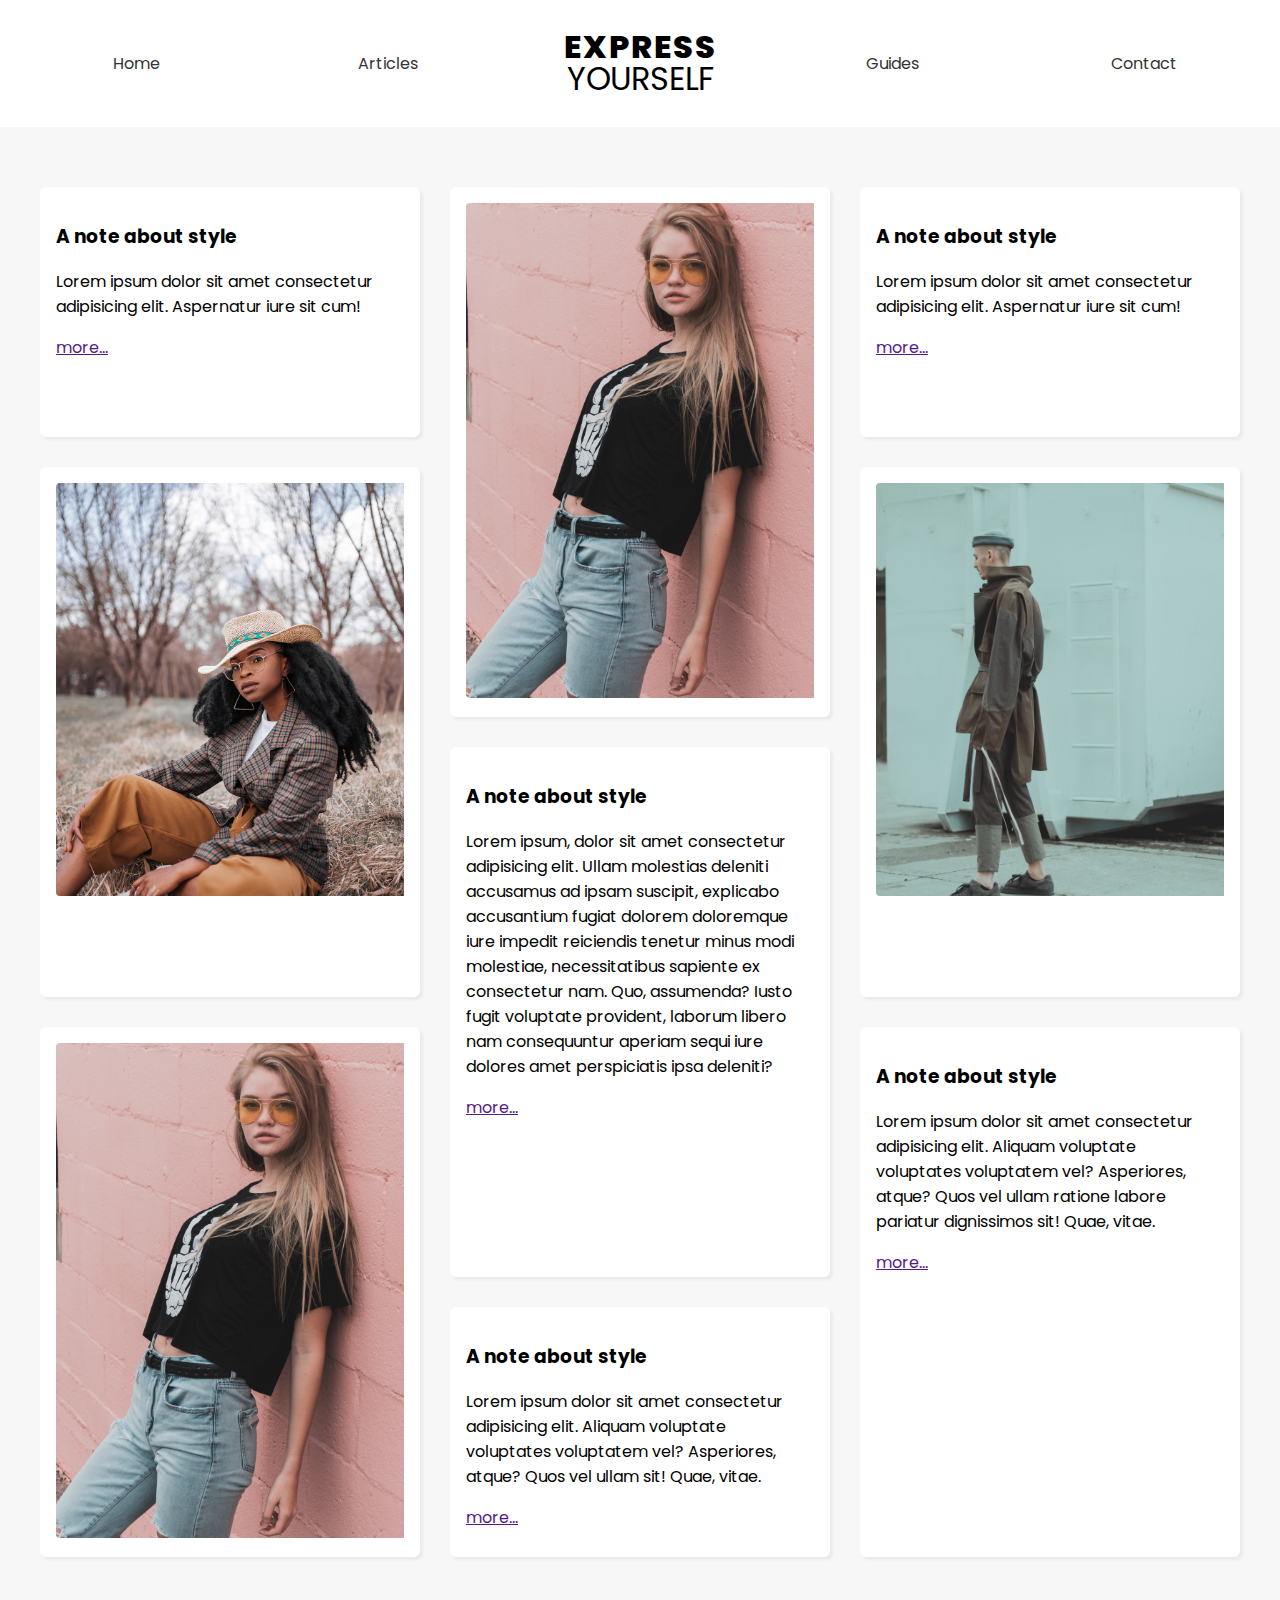
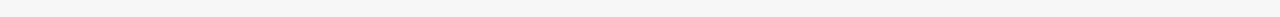
<file: masonry/index.html>
<html lang="en">
<head>
  <meta charset="UTF-8">
  <meta http-equiv="X-UA-Compatible" content="IE=edge">
  <meta name="viewport" content="width=device-width, initial-scale=1.0">
  <title>Masonry Style Layout</title>
  <link rel="stylesheet" href="style.css">
</head>
<body>
  <header>
    <nav>
        <a href="/">Home</a>
        <a href="/">Articles</a>
        <h1>
            <div>Express</div>
            <div>Yourself</div>
        </h1>
        <a href="">Guides</a>
        <a href="">Contact</a>
    </nav>
  </header>
  <main>
    <div class="short">
        <h3>A note about style</h3>
        <p>Lorem ipsum dolor sit amet consectetur adipisicing elit. Aspernatur iure sit cum!</p>
        <a href="">more...</a>
    </div>
    <div class="tall">
        <img src="img/1.png" alt="model">
    </div>

    <div class="short">
        <h3>A note about style</h3>
        <p>Lorem ipsum dolor sit amet consectetur adipisicing elit. Aspernatur iure sit cum!</p>
        <a href="">more...</a>
    </div>
    <div  class="tall">
        <img src="img/2.png" alt="model">
    </div>
    <div  class="tall">
        <img src="img/3.png" alt="model">
    </div>
    <div  class="tall">
        <h3>A note about style</h3>
        <p>Lorem ipsum, dolor sit amet consectetur adipisicing elit. Ullam molestias deleniti accusamus ad ipsam suscipit, explicabo accusantium fugiat dolorem doloremque iure impedit reiciendis tenetur minus modi molestiae, necessitatibus sapiente ex consectetur nam. Quo, assumenda? Iusto fugit voluptate provident, laborum libero nam consequuntur aperiam sequi iure dolores amet perspiciatis ipsa deleniti?</p>
        <a href="">more...</a>
    </div>
    <div  class="tall">
        <img src="img/1.png" alt="model">
    </div>
    <div class="tall">
        <h3>A note about style</h3>
        <p>Lorem ipsum dolor sit amet consectetur adipisicing elit. Aliquam voluptate voluptates voluptatem vel? Asperiores, atque? Quos vel ullam ratione labore pariatur dignissimos sit! Quae, vitae.</p>
        <a href="">more...</a>
    </div>
    <div>
        <h3>A note about style</h3>
        <p>Lorem ipsum dolor sit amet consectetur adipisicing elit. Aliquam voluptate voluptates voluptatem vel? Asperiores, atque? Quos vel ullam sit! Quae, vitae.</p>
        <a href="">more...</a>
    </div>
  </main>
</body>
</html>
</file>
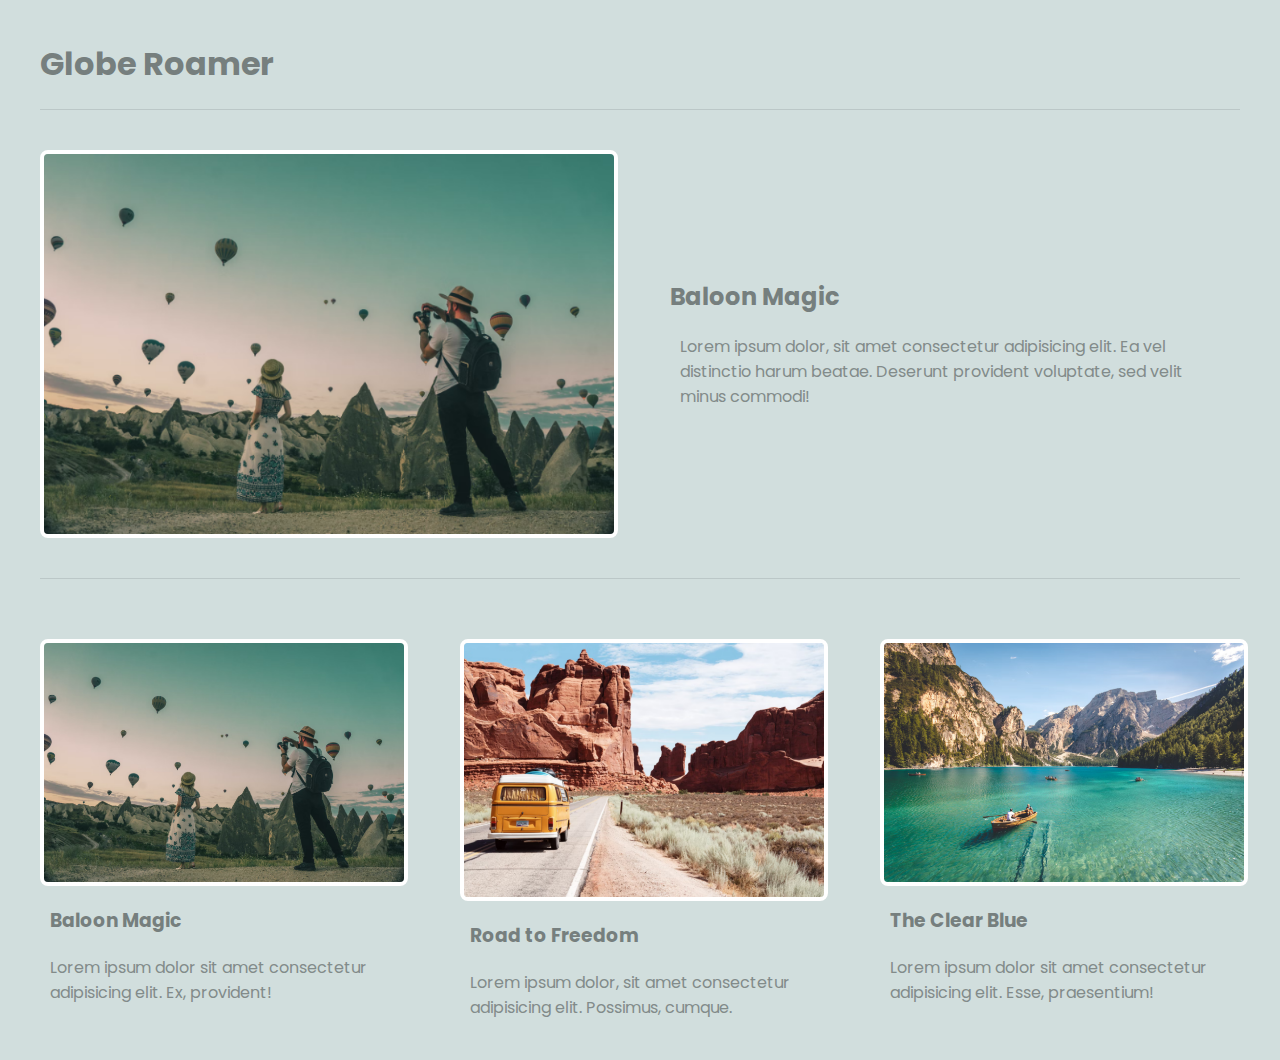
<file: multi-column/index.html>
<html lang="en">
<head>
  <meta charset="UTF-8">
  <meta http-equiv="X-UA-Compatible" content="IE=edge">
  <meta name="viewport" content="width=device-width, initial-scale=1.0">
  <title>Multi Column Blog Layout</title>
  <link rel="stylesheet" href="style.css">
</head>
<body>
  <header>
    <h1>Globe Roamer</h1>
  </header>

  <main class="grid-container">
    <article class="featured">
      <img src="img/1.png" alt="featured img">
      <div>
        <h2>Baloon Magic</h2>
        <p>Lorem ipsum dolor, sit amet consectetur adipisicing elit. 
          Ea vel distinctio harum beatae. Deserunt provident voluptate, 
          sed velit minus commodi!</p>
      </div>
    </article>
    
    <article>
      <img src="img/1.png" alt="article img">
      <div>
        <h3>Baloon Magic</h3>
        <p>Lorem ipsum dolor sit amet consectetur adipisicing elit. Ex, provident!</p>
      </div>
    </article>

    <article>
      <img src="img/2.png" alt="article img">
      <div>
        <h3>Road to Freedom</h3>
        <p>Lorem ipsum dolor, sit amet consectetur adipisicing elit. Possimus, cumque.</p>
      </div>
    </article>
    
    <article>
      <img src="img/3.png" alt="article img">
      <div>
        <h3>The Clear Blue</h3>
        <p>Lorem ipsum dolor sit amet consectetur adipisicing elit. Esse, praesentium!</p>
      </div>
    </article>
  </main>
</body>
</html>
</file>
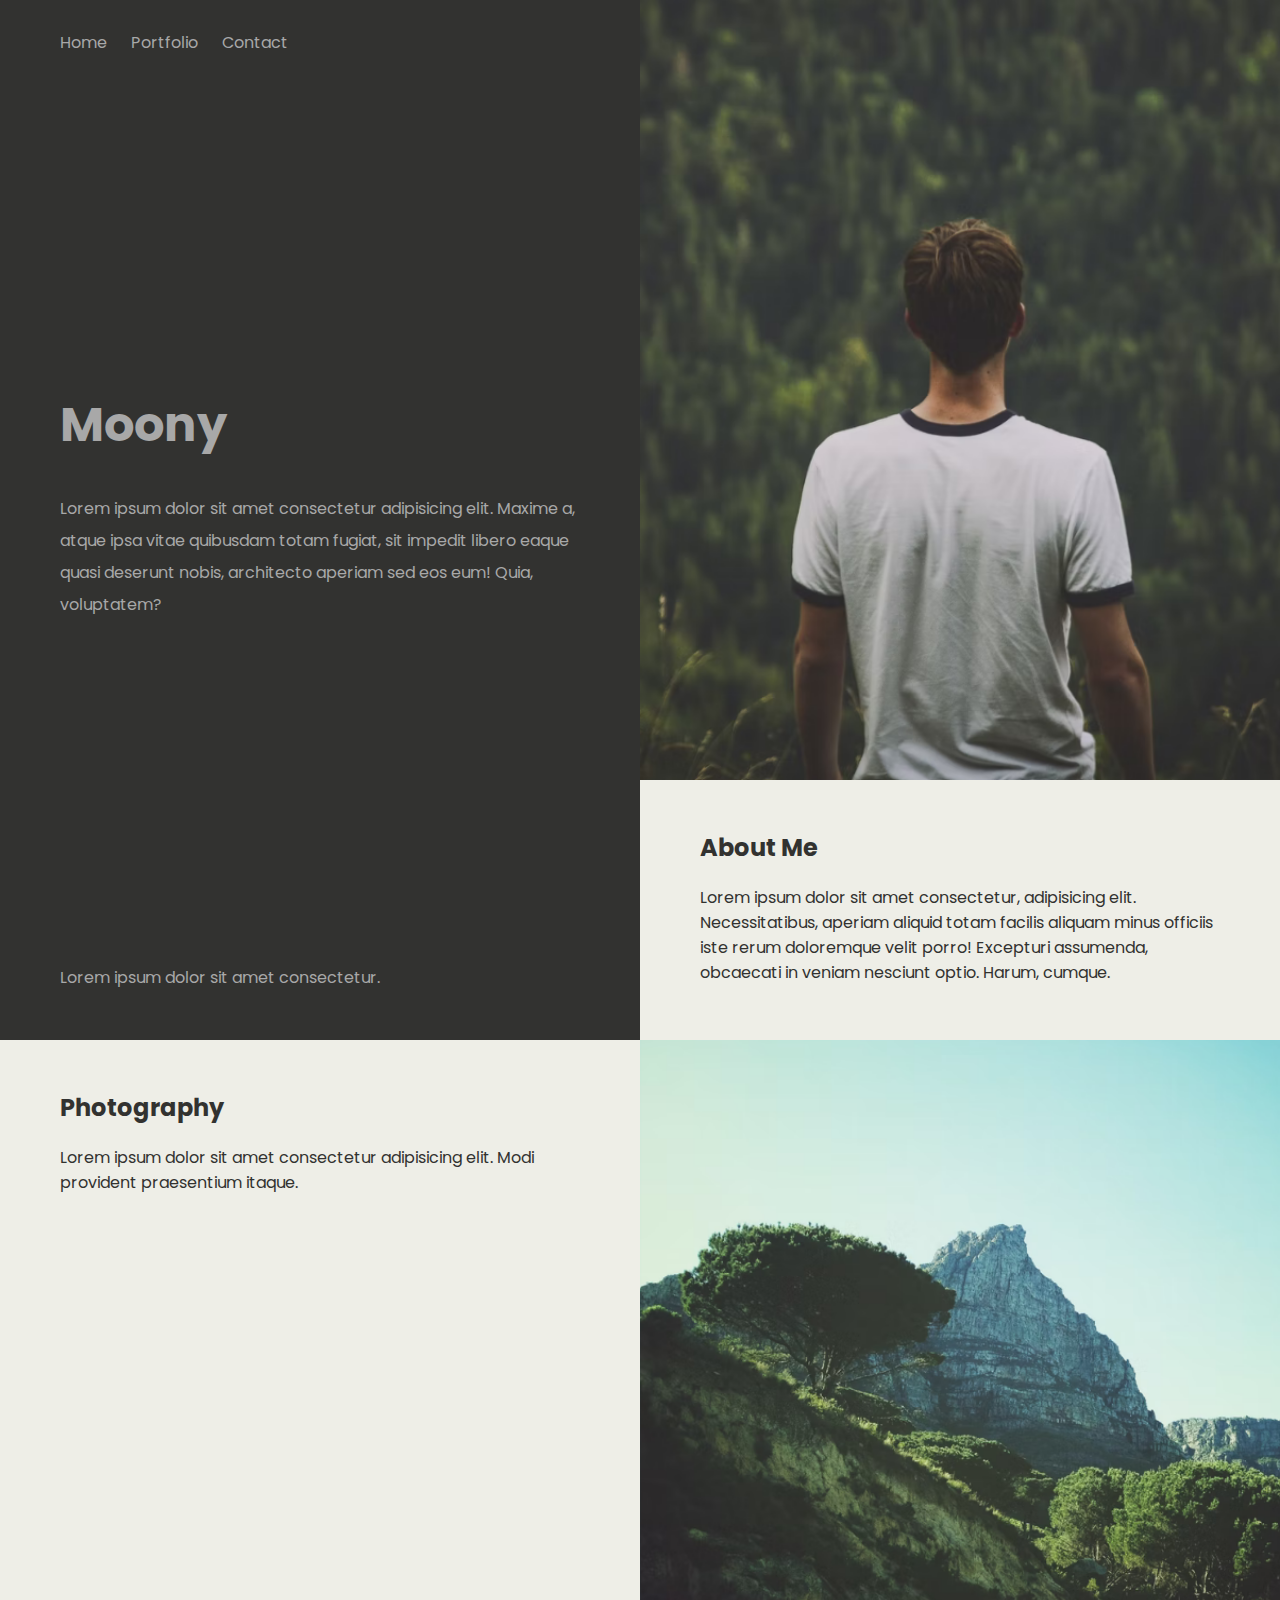
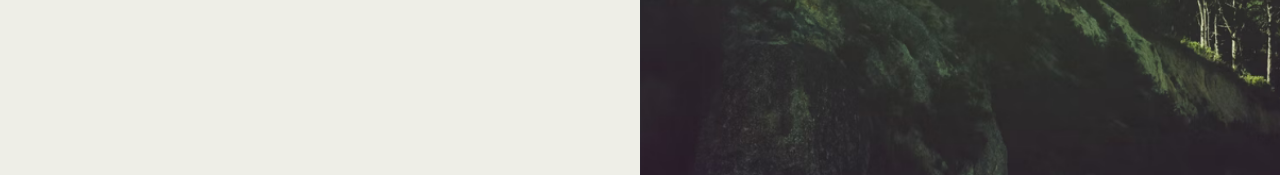
<file: portfolio/index.html>
<html lang="en">
<head>
  <meta charset="UTF-8">
  <meta http-equiv="X-UA-Compatible" content="IE=edge">
  <meta name="viewport" content="width=device-width, initial-scale=1.0">
  <title>Portfolio Full-Screen Layout</title>
  <link rel="stylesheet" href="style.css">
</head>
<body>
    <main>
        <div class="panel welcome">
            <nav>
                <a href="">Home</a>
                <a href="">Portfolio</a>
                <a href="">Contact</a>
            </nav>
            <div>
                <h1>Moony</h1>
                <p>Lorem ipsum dolor sit amet consectetur adipisicing elit. Maxime a, atque ipsa vitae quibusdam totam fugiat, sit impedit libero eaque quasi deserunt nobis, architecto aperiam sed eos eum! Quia, voluptatem?</p>    
            </div>
            <footer>
                <p>Lorem ipsum dolor sit amet consectetur.</p>
            </footer>
        </div>
        <div class="panel about">
            <img src="img/1.png" alt="hero">
            <div class="text">
                <h2>About Me</h2>
                <p>Lorem ipsum dolor sit amet consectetur, adipisicing elit. Necessitatibus, aperiam aliquid totam facilis aliquam minus officiis iste rerum doloremque velit porro! Excepturi assumenda, obcaecati in veniam nesciunt optio. Harum, cumque.</p>
            </div>
        </div>
        <div class="panel photos">
            <div class="text">
                <h2>Photography</h2>
                <p>Lorem ipsum dolor sit amet consectetur adipisicing elit. Modi provident praesentium itaque.</p>
            </div>
            <img src="img/2.png" alt="landscape picture">
        </div>
    </main>
</body>
</html>
</file>
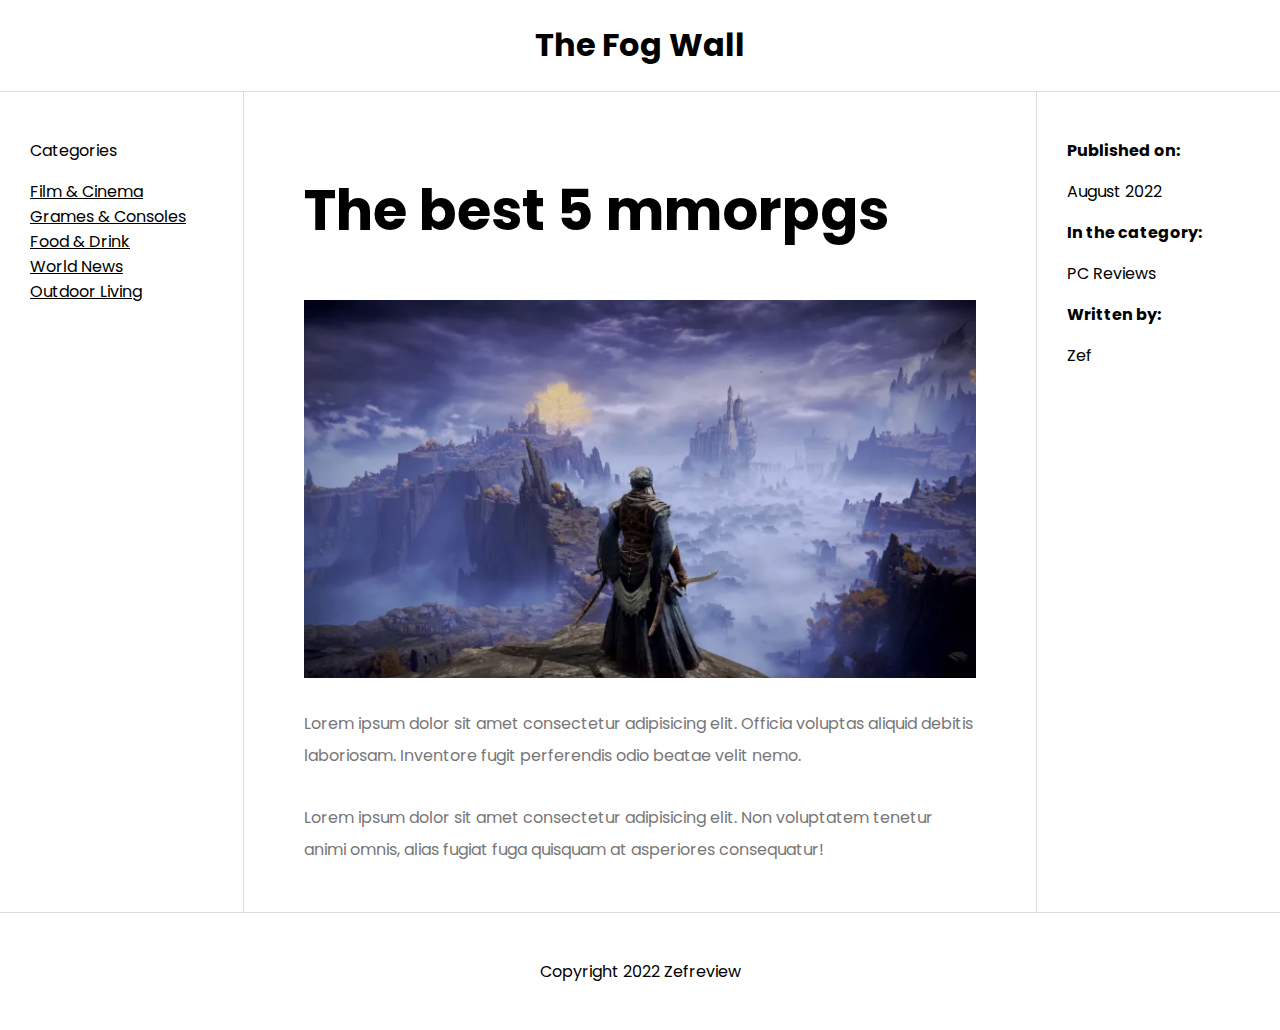
<file: three-column/index.html>
<html lang="en">
<head>
  <meta charset="UTF-8">
  <meta http-equiv="X-UA-Compatible" content="IE=edge">
  <meta name="viewport" content="width=device-width, initial-scale=1.0">
  <title>Holy Grail Layout</title>
  <link rel="stylesheet" href="style.css">
</head>
<body>
  <div class="grid-container">
    <header>
        <h1>The Fog Wall</h1>
    </header>
    <nav>
        <p>Categories</p>
        <li>Film & Cinema</li>
        <li>Grames & Consoles</li>
        <li>Food & Drink</li>
        <li>World News</li>
        <li>Outdoor Living</li>
    </nav>
    <article>
      <h2>The best 5 mmorpgs</h2>
      <img src="img/banner.png" alt="">
      <p>Lorem ipsum dolor sit amet consectetur adipisicing elit. Officia voluptas aliquid debitis laboriosam. Inventore fugit perferendis odio beatae velit nemo.</p>
      <p>Lorem ipsum dolor sit amet consectetur adipisicing elit. Non voluptatem tenetur animi omnis, alias fugiat fuga quisquam at asperiores consequatur!</p>
    </article>
    <aside>
      <ul>
        <li>
          <p><strong>Published on:</strong></p>
          <p>August 2022</p>
        </li>
        <li>
          <p><strong>In the category:</strong></p>
          <p>PC Reviews</p>
        </li>
        <li>
          <p><strong>Written by:</strong></p>
          <p>Zef</p>
        </li>
      </ul>
    </aside>
    <footer>
      <p>Copyright 2022 Zefreview</p>
    </footer>
  </div>
</body>
</html>
</file>
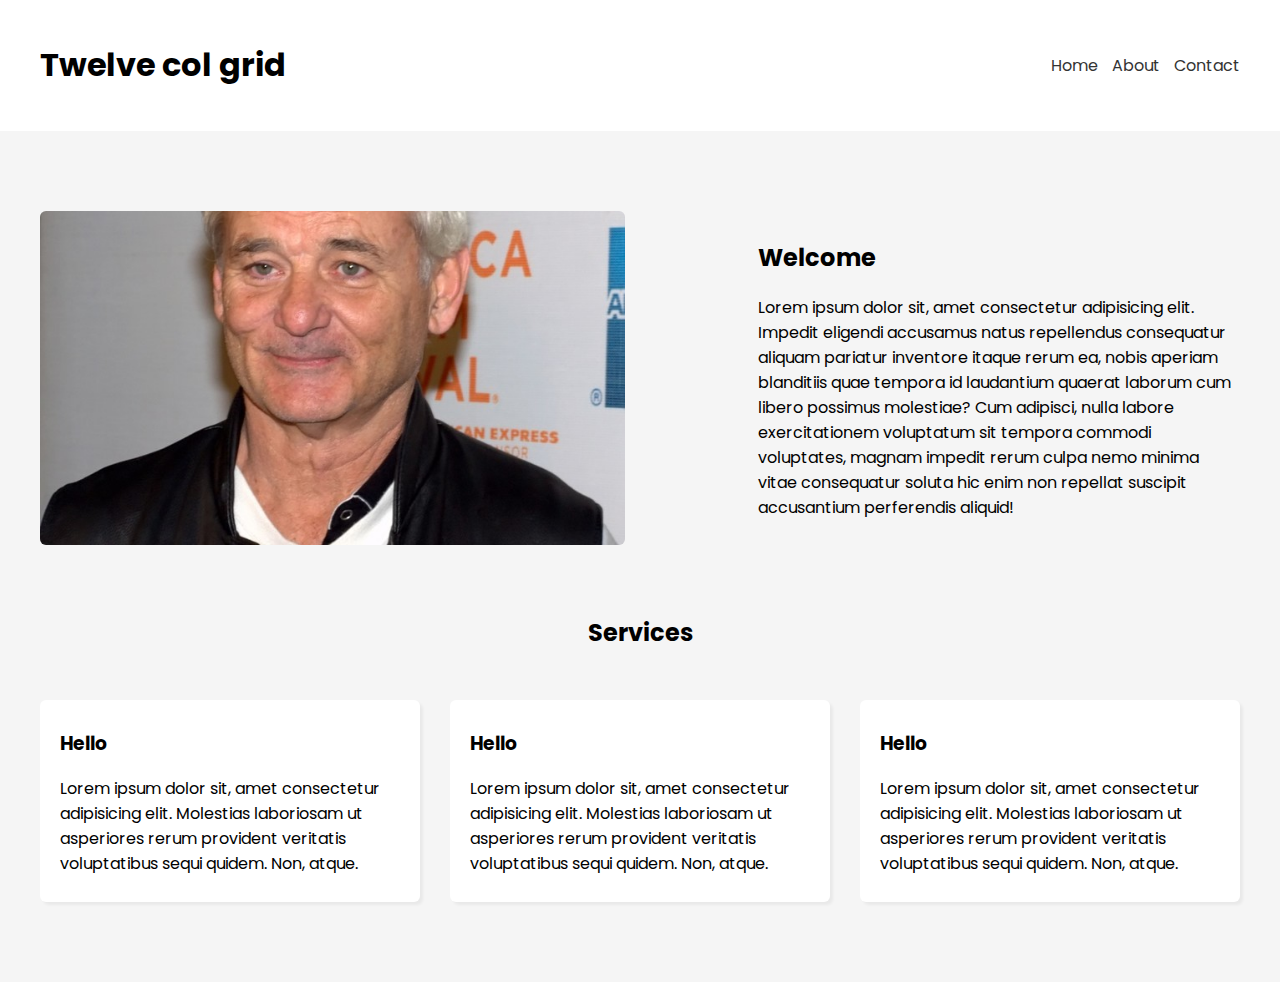
<file: twelve-col/index.html>
<!DOCTYPE html>
<html lang="en">
<head>
  <meta charset="UTF-8">
  <meta http-equiv="X-UA-Compatible" content="IE=edge">
  <meta name="viewport" content="width=device-width, initial-scale=1.0">
  <title>Portfolio Full-Screen Layout</title>
  <link rel="stylesheet" href="style.css">
</head>
<body>
    <header class="grid">
      <h1>Twelve col grid</h1>
      <nav>
        <a href="/">Home</a>
        <a href="/">About</a>
        <a href="/">Contact</a>
      </nav>
    </header>
    <main class="grid">
      <img src="img/700x400.jpg" alt="Bill Murray">
      <div class="welcome">
        <h2>Welcome</h2>
        <p>Lorem ipsum dolor sit, amet consectetur adipisicing elit. Impedit eligendi accusamus natus repellendus consequatur aliquam pariatur inventore itaque rerum ea, nobis aperiam blanditiis quae tempora id laudantium quaerat laborum cum libero possimus molestiae? Cum adipisci, nulla labore exercitationem voluptatum sit tempora commodi voluptates, magnam impedit rerum culpa nemo minima vitae consequatur soluta hic enim non repellat suscipit accusantium perferendis aliquid!</p>
      </div>
      <h2>Services</h2>
      <div class="card">
        <h3>Hello</h3>
        <p>Lorem ipsum dolor sit, amet consectetur adipisicing elit. Molestias laboriosam ut asperiores rerum provident veritatis voluptatibus sequi quidem. Non, atque.</p>
      </div>
      <div class="card">
        <h3>Hello</h3>
        <p>Lorem ipsum dolor sit, amet consectetur adipisicing elit. Molestias laboriosam ut asperiores rerum provident veritatis voluptatibus sequi quidem. Non, atque.</p>
      </div>
      <div class="card">
        <h3>Hello</h3>
        <p>Lorem ipsum dolor sit, amet consectetur adipisicing elit. Molestias laboriosam ut asperiores rerum provident veritatis voluptatibus sequi quidem. Non, atque.</p>
      </div>
    </main> 
</body>
</html>
</file>
<file: masonry/style.css>
@import url('https://fonts.googleapis.com/css2?family=Poppins:wght@200;400;500;600;800&family=VT323&display=swap');

body {
  margin: 0;
  font-family: "Poppins";
  background: #f7f7f7;
}

header {
    background: #fff;
    padding: 10px;
}

nav {
    max-width: 1400px;
    margin: 0 auto;
    display: grid;
    grid-template-columns: repeat(5, 1fr);
    text-align: center;
    align-items: center;
}

nav a {
    text-decoration: none;
    color: #333;
}

nav h1 {
    text-transform: uppercase;
    line-height: 1em;
}

nav div:first-child {
    font-weight: 800;
    letter-spacing: 1.5px;
}

nav div:last-child {
    font-weight: 400;
}

main {
    max-width: 1200px;
    margin: 60px auto;
    display: grid;
    grid-template-columns: repeat(3, 1fr);
    grid-auto-rows: 250px;
    gap:30px;
}

main div {
    overflow: hidden;
    background-color: #fff;
    border-radius: 6px;
    border: 16px solid #fff;
    box-shadow: 3px 3px 3px rgba(0, 0, 0, 0.05);
}

main img {
    min-width: 100%;
    /* height: 100%; */
}

main .short {
    grid-row: span 1;
}

main .tall {
    grid-row: span 2;
}

/* responsive */

@media screen and (max-width:1000px) {
  main {
    grid-template-columns: 1fr 1fr;
  }    
}

@media screen and (max-width:620px) {
  main {
    grid-template-columns: 1fr;
    max-width: 400px;
  }

  nav {
    grid-template-columns: repeat(4, 1fr);
  }

  header h1 {
    grid-column: span 4;
    grid-row: 1;
  }
}
</file>
<file: multi-column/style.css>
@import url('https://fonts.googleapis.com/css2?family=Poppins:wght@200;400;500;600;800&family=VT323&display=swap');

body {
  margin: 20px;
  font-family: "Poppins";
  background: #d1dedd;
}
ul, li {
  padding: 0;
  list-style-type: none;
}
h1,h2,h3 {
  color: #767f7e;
}
p {
  color: #828b8a;
}

header {
  max-width: 1200px;
  margin: 40px auto;
  border-bottom: 1px solid #bbc7c7;
}

.grid-container {
  display: grid;
  max-width:1200px;
  grid-template-columns: repeat(3, 1fr);
  gap: 60px;
  margin:20px auto;
}

article img, article.featured img {
  width: 100%;
  border-radius: 8px;
  border: 4px solid #fff;
}

article.featured {
  grid-column: span 3;
  display:grid;
  grid-template-columns: 1fr 1fr;
  gap: 60px;
  align-items: center;
  border-bottom: 1px solid #bbc7c7;
  padding-bottom: 40px;
}

article p, article h3 {
  margin: 20px 10px;
}

/* Responsive */
@media screen and (max-width:980px) {
  article {
    grid-column: span 3;
    display:grid;
    grid-template-columns: 1fr 1fr;
    gap: 60px;
    align-items: center;
    border-bottom: 1px solid #bbc7c7;
    padding-bottom: 40px;
  }
}

@media screen and (max-width: 760px) {
  article, article.featured {
    display: block;
    margin: 20px;
  }
}
</file>
<file: portfolio/style.css>
@import url('https://fonts.googleapis.com/css2?family=Poppins:wght@200;400;500;600;800&family=VT323&display=swap');

body {
  margin: 0;
  font-family: "Poppins";
}

main {
    display: grid;
    grid-template-columns: 1.2fr 1fr 1fr;
    min-height: 100%;
}

.panel {
    display: grid;
    grid-template-columns: 1fr;
}

.panel .text {
    background: #eeeee7;
    color: #323230;
    padding: 30px 60px;
}

/* welcome panel */

.panel.welcome {
    background: #323230;
    padding: 30px 60px;
    grid-auto-rows: 1fr;
}

.panel.welcome nav a {
    color:#a8a8a8;
    text-decoration: none;
    margin-right: 20px;
}

.panel.welcome p {
    color: #a8a8a8;
    max-width: 540px;
    line-height: 2em;
}

.panel.welcome h1 {
    color: #a8a8a8;
    font-size: 3em;
}

.panel.welcome footer {
    align-self: end;
}

/* about panel */

.panel.about {
    grid-template-rows: 3fr 1fr;
    overflow: hidden;
}

.panel.about img {
    min-width: 100%;
    min-height: 100%;
}

/* photos panel */

.panel.photos {
    grid-template-rows: 1fr 3fr;
    overflow: hidden;
}

.panel.photos img {
    min-width: 100%;
    min-height: 100%;
}

/* responsive */

@media screen and (max-width: 1400px) {
    main {
        grid-template-columns: 1fr 1fr;
    }

    .panel.photos {
        grid-column: span 2;
        grid-template-columns: 1fr 1fr;
        grid-template-rows: 1fr;
    }
}

@media screen and (max-width: 960px) {
    main {
        grid-template-columns: 100%;
        grid-template-rows: 500px 400px 400px;
    }

    .panel.about {
        grid-row: 2;
        grid-template-columns: 1fr 1fr;
        grid-template-rows: 1fr;
    }

    .panel img {
        width: 100%;
    }
}

@media screen and (max-width:640px) {
    main {
        grid-template-rows: 700px 600px 600px;
    }

    .panel.photos, .panel.about {
        grid-template-columns: 1fr;
        grid-column: span 1;
        grid-template-rows: 1fr 1fr;
        border-bottom: 1px solid #dcdcd0;
    }
}
</file>
<file: three-column/style.css>
@import url('https://fonts.googleapis.com/css2?family=Poppins:wght@200;400;500;600;800&family=VT323&display=swap');

body {
  margin: 0;
  font-family: "Poppins";
}

ul, li {
  padding: 0;
  list-style-type: none;
}

.grid-container {
  display: grid;
  grid-template-columns: 1fr 3fr 1fr;
  column-gap: 30px;

}

header {
  text-align: center;
  grid-column: span 3;
  border-bottom: 1px solid #ddd;
}

nav {
  padding: 30px;
  border-right: 1px solid #ddd;
}

nav li {
  text-decoration: underline;
}

article {
  padding: 30px;
}

article h2 {
  font-size: 3.5em;
  max-width: 800px;
}

article img {
  width: 100%;
}

article p {
  margin-top: 30px;
  line-height: 2em;
  color: #777;
}

aside {
  padding: 30px;
  border-left: 1px solid #ddd;
}

footer {
  grid-column: span 3;
  text-align: center;
  border-top: 1px solid #ddd;
  padding: 30px;
}

/* Responsive */

@media screen and (max-width: 1200px) {
  nav {
    grid-column: span 3;
    /* text-align: center; */
    border-width: 0 0 1px 0;
    border: 1px solid #ddd;
  }

  nav li {
    display: inline-block;
    margin-right: 10px;
  }

  article {
    grid-column: span 2;
  }

  aside {
    padding: 16px;
  }
}

@media screen and (max-width: 900px) {
  nav, article, aside {
    grid-column: span 3;
    border-width: 0 0 1px 0;
    border: 1px solid #ddd;
  }

  article h2 {
    font-size: 2.5em;;
    border-bottom: 1px solid #000;
  }
}
</file>
<file: twelve-col/style.css>
@import url('https://fonts.googleapis.com/css2?family=Poppins:wght@200;400;500;600;800&family=VT323&display=swap');

body {
  margin: 0;
  font-family: "Poppins";
  background: #f5f5f5;
}

.grid {
  display: grid;
  grid-template-columns: repeat(12, 1fr);
  gap: 30px;
}

header {
  padding: 20px 40px;
  background: #fff;
  align-items: center;
}

header h1 {
  grid-column: span 6;
}

header nav {
  grid-column: 7/ span 6;
  justify-self: end;
}

header nav a {
  color: #333;
  margin-left: 10px;
  text-decoration: none;
}

main {
  max-width: 1200px;
  margin: 60px auto;
  padding: 20px;
  align-items: center;
}

main img {
  grid-column: span 6;
  width: 100%;
  border-radius: 6px;
}

main .welcome {
  grid-column: 8 / span 5;
}

main > h2 {
  grid-column: span 12;
  text-align: center;
  font-size: 1.5em;
  padding-top: 20px;
}

main .card {
  grid-column: span 4;
  background: #fff;
  padding: 10px 20px;
  border-radius: 6px;
  box-shadow: 3px 3px 3px rgba(0,0,0,0.05);
}

/* RWD */

@media screen and (max-width: 960px) {
  main img {
    grid-column: 2/ span 10;
  }

  main .welcome {
    grid-column: 3/ span 8;
    text-align: center;
  }

  main .card {
    grid-column: 3/ span 8;
  }
}

@media screen and (max-width:620px) {
  .grid {
    gap:10px;
  }

  header h1 {
    grid-column: span 12;
    text-align: center;
    font-size: 1.4em;
  }

  header nav a {
    margin-left: 8px;
  }

  header nav {
    grid-column: 2/span 10;
    justify-self: center;
  }
}
</file>
